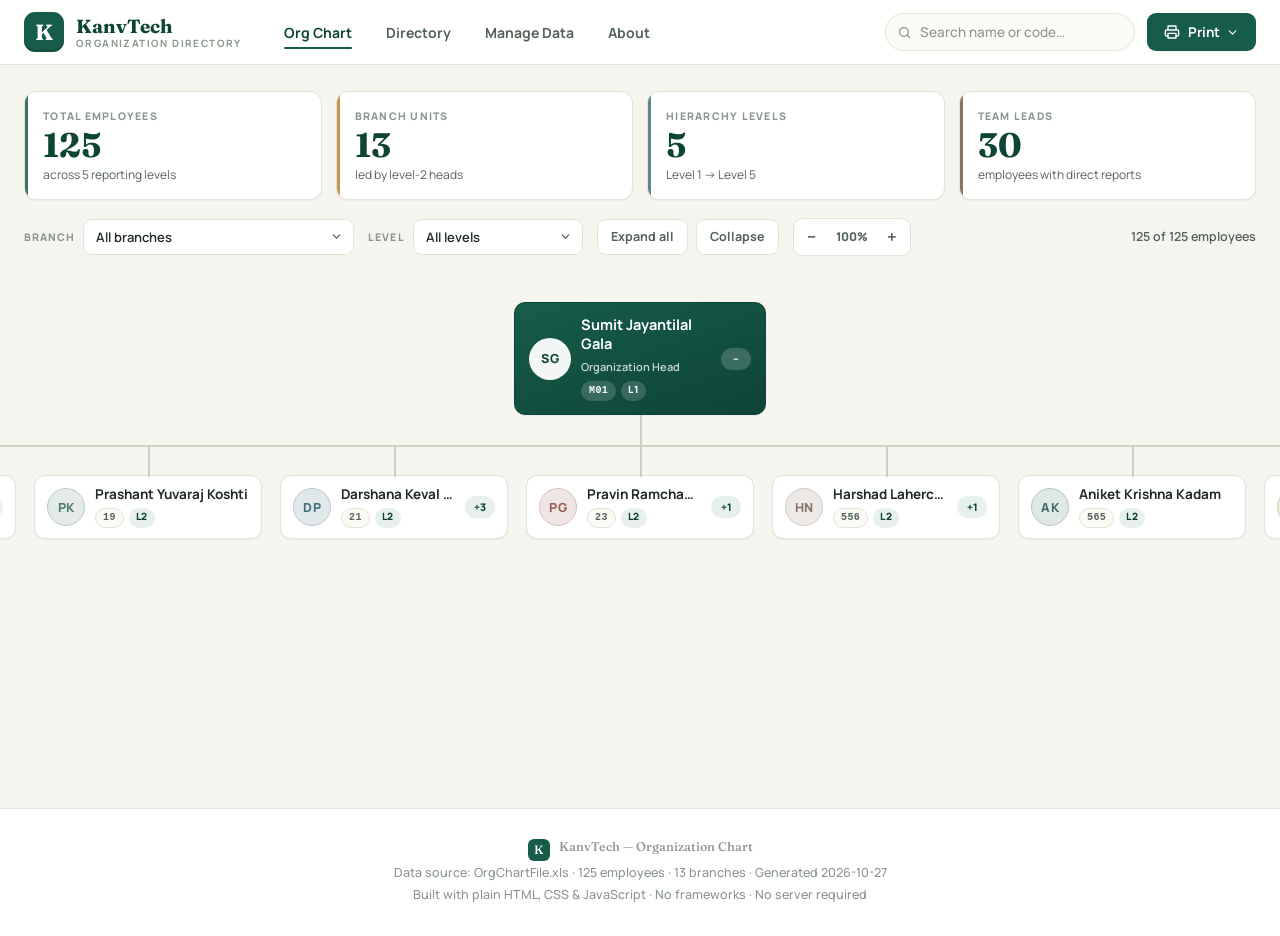
<file: index.html>
<!DOCTYPE html>
<html lang="en">
<head>
  <meta charset="UTF-8">
  <meta name="viewport" content="width=device-width, initial-scale=1.0">
  <meta name="description" content="KanvTech Organization Chart — interactive employee hierarchy with search, filters and printable profiles.">
  <meta name="theme-color" content="#175C4A">
  <title>KanvTech · Organization Chart</title>
  <link rel="canonical" href="https://kanvtechorgchart.netlify.app/">
  <!-- Open Graph: proper preview card when the link is shared on WhatsApp / chat apps -->
  <meta property="og:type" content="website">
  <meta property="og:site_name" content="KanvTech">
  <meta property="og:title" content="KanvTech · Organization Chart">
  <meta property="og:description" content="Search any employee, explore the full reporting hierarchy, view and print profiles.">
  <meta property="og:url" content="https://kanvtechorgchart.netlify.app/">
  <meta name="twitter:card" content="summary">
  <link rel="icon" href="data:image/svg+xml,%3Csvg xmlns='http://www.w3.org/2000/svg' viewBox='0 0 64 64'%3E%3Crect width='64' height='64' rx='14' fill='%23175C4A'/%3E%3Ctext x='32' y='44' font-family='Georgia,serif' font-size='34' font-weight='700' fill='white' text-anchor='middle'%3EK%3C/text%3E%3C/svg%3E">
  <link rel="preconnect" href="https://fonts.googleapis.com">
  <link rel="preconnect" href="https://fonts.gstatic.com" crossorigin>
  <link href="https://fonts.googleapis.com/css2?family=Fraunces:opsz,wght@9..144,500;9..144,600;9..144,700&family=Manrope:wght@400;500;600;700;800&display=swap" rel="stylesheet">
  <link rel="stylesheet" href="css/style.css">
</head>
<body>
  <a class="skip-link" href="#main">Skip to content</a>

  <div class="app">
    <!-- ============ TOP NAVIGATION ============ -->
    <header class="topbar">
      <div class="topbar-inner">
        <a class="brand" href="#" id="brandHome" aria-label="KanvTech home">
          <span class="brand-mark" aria-hidden="true">K</span>
          <span class="brand-text">
            <strong>KanvTech</strong>
            <small>Organization Directory</small>
          </span>
        </a>

        <nav class="mainnav" id="mainNav" aria-label="Primary">
          <button class="nav-link is-active" data-view="tree" type="button">Org Chart</button>
          <button class="nav-link" data-view="directory" type="button">Directory</button>
          <button class="nav-link" id="manageBtn" type="button">Manage Data</button>
          <button class="nav-link" id="aboutBtn" type="button">About</button>
        </nav>

        <div class="topbar-actions">
          <div class="searchbox">
            <svg class="ico" viewBox="0 0 24 24" aria-hidden="true"><circle cx="11" cy="11" r="7"/><path d="m20 20-3.8-3.8"/></svg>
            <input id="globalSearch" type="search" placeholder="Search name or code…" aria-label="Search employees by name or code" autocomplete="off">
            <span class="search-count" id="searchCount" hidden></span>
            <div class="search-results" id="searchResults" aria-label="Search results" hidden></div>
          </div>

          <div class="printmenu">
            <button class="btn btn-primary" id="printMenuBtn" type="button" aria-haspopup="true" aria-expanded="false">
              <svg class="ico" viewBox="0 0 24 24" aria-hidden="true"><path d="M6 9V3h12v6M6 18H4a2 2 0 0 1-2-2v-5a2 2 0 0 1 2-2h16a2 2 0 0 1 2 2v5a2 2 0 0 1-2 2h-2"/><rect x="6" y="14" width="12" height="7"/></svg>
              Print
              <svg class="ico caret" viewBox="0 0 24 24" aria-hidden="true"><path d="m6 9 6 6 6-6"/></svg>
            </button>
            <div class="printmenu-pop" id="printMenuPop" hidden>
              <button type="button" data-print="profile">Employee profile…</button>
              <button type="button" data-print="chart">Organization chart — all employees (1 page)</button>
              <button type="button" data-print="directory">Employee directory</button>
            </div>
          </div>

          <button class="burger" id="burgerBtn" type="button" aria-label="Open menu" aria-expanded="false">
            <span></span><span></span><span></span>
          </button>
        </div>
      </div>

      <!-- mobile dropdown -->
      <div class="mobile-menu" id="mobileMenu" hidden>
        <button class="nav-link is-active" data-view="tree" type="button">Org Chart</button>
        <button class="nav-link" data-view="directory" type="button">Directory</button>
        <button class="nav-link" id="manageBtnMobile" type="button">Manage Data</button>
        <button class="nav-link" id="aboutBtnMobile" type="button">About</button>
      </div>
    </header>

    <main id="main">
      <!-- ============ STATS STRIP ============ -->
      <section class="stats" aria-label="Organization statistics" id="statsStrip">
        <!-- filled by app.js -->
      </section>

      <!-- ============ TOOLBAR ============ -->
      <section class="toolbar" aria-label="Filters and tools">
        <label class="field">
          <span>Branch</span>
          <select id="branchFilter"><option value="">All branches</option></select>
        </label>

        <label class="field">
          <span>Level</span>
          <select id="levelFilter">
            <option value="">All levels</option>
            <option value="1">Level 1</option>
            <option value="2">Level 2</option>
            <option value="3">Level 3</option>
            <option value="4">Level 4</option>
            <option value="5">Level 5</option>
          </select>
        </label>

        <div class="tool-group tree-only">
          <button class="btn btn-ghost" id="expandAllBtn" type="button">Expand all</button>
          <button class="btn btn-ghost" id="collapseAllBtn" type="button">Collapse</button>
        </div>

        <div class="tool-group zoomer tree-only" role="group" aria-label="Zoom">
          <button id="zoomOutBtn" type="button" aria-label="Zoom out">−</button>
          <span id="zoomLevel" aria-live="polite">100%</span>
          <button id="zoomInBtn" type="button" aria-label="Zoom in">+</button>
        </div>

        <span class="toolbar-note" id="showingNote">125 of 125 employees</span>
        <button class="btn btn-ghost clear-filters" id="clearFiltersBtn" type="button" hidden>Clear filters</button>
      </section>

      <!-- ============ TREE VIEW ============ -->
      <section class="view" id="treeView" aria-label="Organization tree">
        <div class="tree-viewport" id="treeViewport">
          <div class="tree-scaler" id="treeScaler">
            <ul class="orgtree" id="orgTree" role="tree" aria-label="KanvTech hierarchy"><!-- built by app.js --></ul>
          </div>
        </div>
        <div class="empty-note" id="treeEmpty" hidden>No employees match your search or filters.</div>
      </section>

      <!-- ============ DIRECTORY VIEW ============ -->
      <section class="view" id="directoryView" aria-label="Employee directory" hidden>
        <div class="dir-actions">
          <button class="btn btn-ghost" id="copyTableBtn" type="button">
            <svg class="ico" viewBox="0 0 24 24" aria-hidden="true"><rect x="9" y="9" width="12" height="12" rx="2"/><path d="M5 15H4a2 2 0 0 1-2-2V4a2 2 0 0 1 2-2h9a2 2 0 0 1 2 2v1"/></svg>
            Copy for Excel
          </button>
          <button class="btn btn-ghost" id="csvBtn" type="button">
            <svg class="ico" viewBox="0 0 24 24" aria-hidden="true"><path d="M12 3v12m0 0 4-4m-4 4-4-4M4 17v2a2 2 0 0 0 2 2h12a2 2 0 0 0 2-2v-2"/></svg>
            Download CSV
          </button>
          <span class="dir-actions-note">All employees · rows &amp; columns · pastes straight into Excel</span>
        </div>
        <div class="table-wrap">
          <table class="dir-table" id="dirTable">
            <thead>
              <tr>
                <th scope="col" data-sort="id" class="col-code">Code</th>
                <th scope="col" data-sort="name">Employee Name</th>
                <th scope="col" data-sort="headName">Reports To</th>
                <th scope="col" data-sort="level" class="col-level">Level</th>
                <th scope="col" data-sort="branchName">Branch Lead</th>
                <th scope="col" data-sort="directReports" class="col-num">Direct Reports</th>
                <th scope="col" data-sort="teamSize" class="col-num">Team Size</th>
              </tr>
            </thead>
            <tbody id="dirBody"><!-- filled by app.js --></tbody>
          </table>
        </div>
        <p class="table-count" id="dirCount"></p>
      </section>
    </main>

    <!-- ============ FOOTER ============ -->
    <footer class="site-footer">
      <p class="foot-brand"><span aria-hidden="true">K</span> KanvTech — Organization Chart</p>
      <p id="footMeta">Data source: OrgChartFile.xls</p>
      <p>Built with plain HTML, CSS &amp; JavaScript · No frameworks · No server required</p>
    </footer>
  </div><!-- /.app -->

  <!-- ============ EMPLOYEE MODAL ============ -->
  <div class="modal-overlay" id="empModal" hidden>
    <div class="modal" role="dialog" aria-modal="true" aria-labelledby="empModalName">
      <button class="modal-close" id="empModalClose" type="button" aria-label="Close dialog">
        <svg class="ico" viewBox="0 0 24 24" aria-hidden="true"><path d="M18 6 6 18M6 6l12 12"/></svg>
      </button>
      <header class="modal-head" id="empModalHead"><!-- filled --></header>
      <dl class="detail-grid" id="empDetails"><!-- filled --></dl>
      <section class="modal-section">
        <h4>Reporting chain</h4>
        <ol class="chain-list" id="empChain"></ol>
      </section>
      <section class="modal-section" id="empReportsSection">
        <h4>Direct reports <span class="count-badge" id="empReportsCount">0</span></h4>
        <ul class="reports-list" id="empReports"></ul>
      </section>
      <footer class="modal-actions">
        <button class="btn btn-primary" id="printProfileBtn" type="button">
          <svg class="ico" viewBox="0 0 24 24" aria-hidden="true"><path d="M6 9V3h12v6M6 18H4a2 2 0 0 1-2-2v-5a2 2 0 0 1 2-2h16a2 2 0 0 1 2 2v5a2 2 0 0 1-2 2h-2"/><rect x="6" y="14" width="12" height="7"/></svg>
          Print Profile
        </button>
        <button class="btn btn-ghost" id="locateBtn" type="button">Locate in Chart</button>
      </footer>
    </div>
  </div>

  <!-- ============ ABOUT MODAL ============ -->
  <div class="modal-overlay" id="aboutModal" hidden>
    <div class="modal" role="dialog" aria-modal="true" aria-labelledby="aboutTitle">
      <button class="modal-close" id="aboutModalClose" type="button" aria-label="Close dialog">
        <svg class="ico" viewBox="0 0 24 24" aria-hidden="true"><path d="M18 6 6 18M6 6l12 12"/></svg>
      </button>
      <header class="modal-head about-head">
        <span class="brand-mark" aria-hidden="true">K</span>
        <div>
          <h3 id="aboutTitle" class="about-title">About this project</h3>
          <p class="about-sub">KanvTech · Assignment submission</p>
        </div>
      </header>
      <div class="about-body">
        <p>An interactive organization chart built from the official employee list
           (<code>OrgChartFile.xls</code>). It shows all <strong id="aboutTotal">125</strong> employees
           across <strong id="aboutLevels">5</strong> reporting levels, from the organization head down
           to every team member.</p>
        <h4>How to use</h4>
        <ol class="about-steps">
          <li><strong>Org Chart</strong> — the full reporting tree. Press a <em>+N</em> badge to open or close a team.</li>
          <li><strong>Click any employee</strong> — a profile opens with their details, reporting chain and direct reports.</li>
          <li><strong>Print Profile</strong> — a print preview opens showing the exact sheet; press
              <em>Send to Printer</em> and choose your physical printer — a real page comes out for filing.</li>
          <li><strong>Search &amp; filters</strong> — find people by name or code; partial works (try “sum”
              or “12”). Matches appear in a results list under the search bar <em>and</em> get highlighted,
              expanded and centered in the tree.</li>
          <li><strong>Print ▾</strong> — print the whole chart with every employee on a single
              page (the tree wraps into clean columns so the names stay readable), the full
              employee directory, or any single employee profile (search and pick the person).</li>
          <li><strong>Copy the data</strong> — Directory tab → <em>Copy for Excel</em> puts all employees
              on your clipboard as rows &amp; columns (paste straight into Excel), or press
              <em>Download CSV</em> to get an Excel-ready file. <em>Print ▾ → Employee directory</em>
              prints the complete data sheet — every employee, every column.</li>
          <li><strong>Manage Data</strong> — add, edit or remove employees right in the browser, or
              <em>Upload data file</em> to load an .xls / .csv / .json / data.js straight from the
              computer — the dashboard updates instantly. Changes save as a draft that survives
              refresh; <em>Export data.js</em> downloads the updated data file — replace
              <code>js/data.js</code> and push to publish for everyone.</li>
        </ol>
        <h4>Under the hood</h4>
        <p>Written in plain HTML, CSS and JavaScript — no frameworks and no backend server. The employee
           data is embedded in <code>js/data.js</code>, so the site loads instantly on any static host and
           also works offline from a local folder.</p>
      </div>
    </div>
  </div>

  <!-- ============ PRINT PREVIEW · send-to-printer station ============ -->
  <div class="modal-overlay" id="printPreview" hidden>
    <div class="pv-modal" role="dialog" aria-modal="true" aria-labelledby="pvTitle">
      <button class="modal-close pv-close" id="pvClose" type="button" aria-label="Close print preview">
        <svg class="ico" viewBox="0 0 24 24" aria-hidden="true"><path d="M18 6 6 18M6 6l12 12"/></svg>
      </button>
      <header class="pv-head">
        <h3 id="pvTitle">Print Preview</h3>
        <p class="pv-sub">This is exactly the sheet that will come out of the printer.</p>
      </header>
      <div class="pv-tip">
        <strong>To print on real paper:</strong> press <strong>Send to Printer</strong> → in the dialog
        that opens, set <strong>Destination</strong> to your physical printer (HP, Canon, Epson, office
        network printer…) → click <strong>Print</strong>. The paper comes out of the printer.
        “Save as PDF” is only the browser’s default destination — just switch it to your printer.
      </div>
      <div class="pv-stage">
        <div class="pv-paper" id="pvPaper"><!-- profile sheet injected by app.js --></div>
      </div>
      <p class="pv-meta">A4 · Portrait · Employee profile sheet</p>
      <footer class="pv-actions">
        <button class="btn btn-ghost" id="pvCancelBtn" type="button">Cancel</button>
        <button class="btn btn-primary" id="pvConfirmBtn" type="button">
          <svg class="ico" viewBox="0 0 24 24" aria-hidden="true"><path d="M6 9V3h12v6M6 18H4a2 2 0 0 1-2-2v-5a2 2 0 0 1 2-2h16a2 2 0 0 1 2 2v5a2 2 0 0 1-2 2h-2"/><rect x="6" y="14" width="12" height="7"/></svg>
          Send to Printer
        </button>
      </footer>
    </div>
  </div>

  <!-- ============ PRINT PICKER · choose an employee to print ============ -->
  <div class="modal-overlay" id="pickModal" hidden>
    <div class="modal pick-modal" role="dialog" aria-modal="true" aria-labelledby="pickTitle">
      <button class="modal-close" id="pickClose" type="button" aria-label="Close dialog">
        <svg class="ico" viewBox="0 0 24 24" aria-hidden="true"><path d="M18 6 6 18M6 6l12 12"/></svg>
      </button>
      <header class="pick-head">
        <h3 id="pickTitle">Print an employee profile</h3>
        <p class="pick-sub">Search by name or code — partial is fine (try “sum” or “12”).</p>
      </header>
      <div class="pick-search">
        <svg class="ico" viewBox="0 0 24 24" aria-hidden="true"><circle cx="11" cy="11" r="7"/><path d="m20 20-3.8-3.8"/></svg>
        <input id="pickSearch" type="search" placeholder="Search name or code…" autocomplete="off" aria-label="Search employee to print">
      </div>
      <p class="pick-count" id="pickCount" aria-live="polite"></p>
      <ul class="pick-list" id="pickList"><!-- filled by app.js --></ul>
    </div>
  </div>

  <!-- ============ MANAGE DATA · manual update panel ============ -->
  <div class="modal-overlay" id="adminModal" hidden>
    <div class="modal admin-modal" role="dialog" aria-modal="true" aria-labelledby="adminTitle">
      <button class="modal-close" id="adminClose" type="button" aria-label="Close dialog">
        <svg class="ico" viewBox="0 0 24 24" aria-hidden="true"><path d="M18 6 6 18M6 6l12 12"/></svg>
      </button>
      <header class="admin-head">
        <div>
          <h3 id="adminTitle">Manage Data</h3>
          <p class="admin-sub">Add, edit or remove employees — or <strong>upload a data file</strong>
             (.xlsx / .xls / .csv / .json / data.js) and the dashboard shows it instantly. Changes save as a
             draft in this browser — export the data file to publish them for everyone.</p>
        </div>
        <span class="admin-status" id="adminStatus">Original data</span>
      </header>
      <div class="admin-toolbar">
        <div class="pick-search admin-search">
          <svg class="ico" viewBox="0 0 24 24" aria-hidden="true"><circle cx="11" cy="11" r="7"/><path d="m20 20-3.8-3.8"/></svg>
          <input id="adminSearch" type="search" placeholder="Find an employee…" autocomplete="off" aria-label="Find employee to edit">
        </div>
        <button class="btn btn-ghost" id="adminAddBtn" type="button">+ Add employee</button>
        <button class="btn btn-ghost" id="adminUploadBtn" type="button">
          <svg class="ico" viewBox="0 0 24 24" aria-hidden="true"><path d="M12 21V9m0 0 4 4m-4-4-4 4M4 7V5a2 2 0 0 1 2-2h12a2 2 0 0 1 2 2v2"/></svg>
          Upload data file
        </button>
        <input type="file" id="adminFileInput" accept=".js,.json,.csv,.tsv,.xls,.xlsx,.htm,.html,.txt" hidden>
        <button class="btn btn-ghost" id="adminDiscardBtn" type="button" hidden>Discard draft</button>
        <button class="btn btn-primary" id="adminJsonBtn" type="button">
          <svg class="ico" viewBox="0 0 24 24" aria-hidden="true"><path d="M12 3v12m0 0 4-4m-4 4-4-4M4 17v2a2 2 0 0 0 2 2h12a2 2 0 0 0 2-2v-2"/></svg>
          Export data (JSON)
        </button>
      </div>
      <div class="admin-grid">
        <ul class="adm-list" id="adminList"><!-- filled by app.js --></ul>
        <form class="adm-form" id="adminForm" autocomplete="off">
          <p class="adm-form-title" id="admFormTitle">Add employee</p>
          <label class="adm-field"><span>Employee code</span>
            <input id="admCode" type="text" maxlength="12" placeholder="e.g. 126">
          </label>
          <label class="adm-field"><span>Full name</span>
            <input id="admName" type="text" maxlength="60" placeholder="First Last">
          </label>
          <div class="adm-row">
            <label class="adm-field"><span>Level</span>
              <select id="admLevel">
                <option value="2">Level 2</option>
                <option value="3" selected>Level 3</option>
                <option value="4">Level 4</option>
                <option value="5">Level 5</option>
              </select>
            </label>
            <label class="adm-field"><span>Reports to</span>
              <select id="admHead"><option value="">— select —</option></select>
            </label>
          </div>
          <label class="adm-field"><span>Branch</span>
            <select id="admBranch"><option value="">Inherit from manager</option></select>
          </label>
          <p class="adm-hint" id="admHint" aria-live="polite"></p>
          <div class="adm-actions">
            <button class="btn btn-primary" id="admSaveBtn" type="submit">Save change</button>
            <button class="btn btn-ghost" id="admDeleteBtn" type="button" hidden>Delete employee</button>
            <button class="btn btn-ghost" id="admCancelBtn" type="button">Clear</button>
          </div>
        </form>
      </div>
      <p class="adm-note" id="adminNote"><strong>How upload works:</strong> employees whose code already exists are updated,
        new codes are added — the tree, counters, search and directory refresh instantly, and everything is saved as a
        draft in this browser (it survives a refresh; <em>Discard draft</em> undoes it). Supported files:
        <strong>.xlsx</strong> (first sheet), .xls, .csv, .json — columns like
        <em>Employee Code, Employee Name, Head Code / Head Employee, Level</em>.
        <br><strong>To publish for everyone:</strong> <strong>Export data (JSON)</strong> → open the file in Notepad → on
        GitHub edit <code>js/data.js</code> → replace everything with <code>const ORG_DATA =</code> + the JSON contents +
        <code>;</code> → commit &amp; push. Netlify puts it live in ~30 seconds.</p>
    </div>
  </div>

  <!-- hidden containers used only when printing -->
  <div id="printProfile" aria-hidden="true"></div>

  <script src="js/data.js"></script>
  <script src="js/app.js"></script>
</body>
</html>
</file>
<file: css/style.css>
/* ==========================================================================
   KanvTech · Organization Chart
   Editorial-corporate theme: warm paper, forest green, ochre accents
   ========================================================================== */

:root {
  --bg: #F6F5F0;
  --surface: #FFFFFF;
  --surface-2: #FBFAF5;
  --ink: #1F2A24;
  --ink-2: #54635A;
  --ink-3: #8A968D;
  --green: #175C4A;
  --green-deep: #0E4436;
  --green-tint: #E7F0EC;
  --ochre: #B9832F;
  --ochre-tint: #F7EFDC;
  --line: #E5E3D8;
  --line-strong: #CDD1C2;
  --radius: 12px;
  --radius-sm: 8px;
  --shadow-1: 0 1px 2px rgba(31, 42, 36, .06);
  --shadow-2: 0 12px 32px -14px rgba(31, 42, 36, .22);
  --font-head: "Fraunces", Georgia, "Times New Roman", serif;
  --font-body: "Manrope", system-ui, -apple-system, "Segoe UI", Roboto, sans-serif;
  --topbar-h: 64px;
}

* { box-sizing: border-box; }

html { scroll-behavior: smooth; }

body {
  margin: 0;
  background: var(--bg);
  color: var(--ink);
  font-family: var(--font-body);
  font-size: 15px;
  line-height: 1.55;
  -webkit-font-smoothing: antialiased;
}

.app { min-height: 100vh; display: flex; flex-direction: column; }
main { flex: 1; }

h1, h2, h3, h4 { font-family: var(--font-head); font-weight: 600; margin: 0; }
button { font-family: inherit; }

.ico {
  width: 16px; height: 16px;
  fill: none; stroke: currentColor;
  stroke-width: 2; stroke-linecap: round; stroke-linejoin: round;
  flex: none;
}

.skip-link {
  position: absolute; left: -9999px; top: 0;
  background: var(--green); color: #fff;
  padding: 8px 14px; border-radius: 0 0 8px 0; z-index: 200;
}
.skip-link:focus { left: 0; }

:focus-visible { outline: 2px solid var(--green); outline-offset: 2px; border-radius: 4px; }

/* ==========================================================================
   Top navigation
   ========================================================================== */

.topbar {
  position: sticky; top: 0; z-index: 60;
  background: rgba(255, 255, 255, .92);
  backdrop-filter: blur(10px);
  -webkit-backdrop-filter: blur(10px);
  border-bottom: 1px solid var(--line);
}

.topbar-inner {
  max-width: 1440px; margin: 0 auto;
  height: var(--topbar-h);
  padding: 0 24px;
  display: flex; align-items: center; gap: 28px;
}

.brand { display: flex; align-items: center; gap: 12px; text-decoration: none; color: inherit; }

.brand-mark {
  width: 40px; height: 40px; flex: none;
  display: grid; place-items: center;
  background: var(--green); color: #fff;
  font-family: var(--font-head); font-size: 22px; font-weight: 700;
  border-radius: 11px;
  box-shadow: inset 0 -3px 0 rgba(0, 0, 0, .14);
}

.brand-text { display: flex; flex-direction: column; line-height: 1.2; }
.brand-text strong { font-family: var(--font-head); font-size: 19px; font-weight: 700; color: var(--green-deep); }
.brand-text small {
  font-size: 10px; font-weight: 700; letter-spacing: .14em;
  text-transform: uppercase; color: var(--ink-3);
}

.mainnav { display: flex; gap: 6px; margin-right: auto; }

.nav-link {
  appearance: none; border: 0; background: none; cursor: pointer;
  padding: 9px 14px; border-radius: 8px;
  font-size: 14px; font-weight: 700; color: var(--ink-2);
  position: relative; transition: color .15s, background .15s;
}
.nav-link:hover { color: var(--green-deep); background: var(--green-tint); }
.nav-link.is-active { color: var(--green-deep); }
.nav-link.is-active::after {
  content: ""; position: absolute; left: 14px; right: 14px; bottom: 2px;
  height: 2px; border-radius: 2px; background: var(--green);
}

.topbar-actions { display: flex; align-items: center; gap: 12px; }

.searchbox { position: relative; display: flex; align-items: center; }
.searchbox .ico {
  position: absolute; left: 12px; width: 15px; height: 15px;
  color: var(--ink-3); pointer-events: none;
}
.searchbox input {
  width: 250px; height: 38px;
  padding: 0 58px 0 34px;
  border: 1px solid var(--line); border-radius: 999px;
  background: var(--surface-2);
  font: 600 13.5px var(--font-body); color: var(--ink);
  transition: border-color .15s, box-shadow .15s, background .15s;
}
.searchbox input::placeholder { color: var(--ink-3); font-weight: 500; }
.searchbox input:focus {
  outline: none; background: #fff;
  border-color: var(--green);
  box-shadow: 0 0 0 3px var(--green-tint);
}
.searchbox input::-webkit-search-cancel-button { -webkit-appearance: none; }

.search-count {
  position: absolute; right: 10px;
  font-size: 11px; font-weight: 800; color: var(--green);
  background: var(--green-tint);
  padding: 2px 8px; border-radius: 999px;
  pointer-events: none;
}

/* buttons */
.btn {
  display: inline-flex; align-items: center; gap: 8px;
  height: 38px; padding: 0 16px;
  border-radius: 9px; border: 1px solid transparent;
  font-size: 13.5px; font-weight: 700; cursor: pointer;
  transition: background .15s, border-color .15s, transform .1s, box-shadow .15s;
  white-space: nowrap;
}
.btn:active { transform: translateY(1px); }
.btn-primary { background: var(--green); color: #fff; box-shadow: var(--shadow-1); }
.btn-primary:hover { background: var(--green-deep); }
.btn-primary .caret { width: 13px; height: 13px; margin-left: -2px; }
.btn-ghost {
  background: var(--surface); color: var(--ink-2);
  border-color: var(--line);
}
.btn-ghost:hover { color: var(--green-deep); border-color: var(--line-strong); background: var(--surface-2); }

/* print dropdown */
.printmenu { position: relative; }
.printmenu-pop {
  position: absolute; right: 0; top: calc(100% + 8px); min-width: 210px;
  background: var(--surface); border: 1px solid var(--line);
  border-radius: 10px; box-shadow: var(--shadow-2);
  padding: 6px; z-index: 70;
  animation: pop .16s ease-out;
}
.printmenu-pop button {
  display: block; width: 100%; text-align: left;
  appearance: none; border: 0; background: none; cursor: pointer;
  padding: 9px 12px; border-radius: 7px;
  font-size: 13.5px; font-weight: 600; color: var(--ink);
}
.printmenu-pop button:hover { background: var(--green-tint); color: var(--green-deep); }

@keyframes pop { from { opacity: 0; transform: translateY(-4px); } }

/* burger */
.burger {
  display: none;
  width: 40px; height: 40px; border-radius: 9px;
  border: 1px solid var(--line); background: var(--surface);
  cursor: pointer; padding: 10px 9px;
  flex-direction: column; justify-content: space-between;
}
.burger span { display: block; height: 2px; border-radius: 2px; background: var(--ink-2); }

.mobile-menu {
  display: none;
  border-top: 1px solid var(--line);
  padding: 10px 16px 14px;
  background: var(--surface);
}
.mobile-menu .nav-link { display: block; width: 100%; text-align: left; padding: 11px 12px; }

/* ==========================================================================
   Stats strip
   ========================================================================== */

.stats {
  max-width: 1440px; margin: 0 auto;
  padding: 26px 24px 6px;
  display: grid; grid-template-columns: repeat(auto-fit, minmax(200px, 1fr)); gap: 14px;
}

.stat-card {
  background: var(--surface);
  border: 1px solid var(--line); border-radius: var(--radius);
  padding: 16px 18px 14px;
  box-shadow: var(--shadow-1);
  position: relative; overflow: hidden;
}
.stat-card::before {
  content: ""; position: absolute; left: 0; top: 0; bottom: 0; width: 3px;
  background: var(--green); opacity: .85;
}
.stat-card:nth-child(2)::before { background: var(--ochre); }
.stat-card:nth-child(3)::before { background: #43707B; }
.stat-card:nth-child(4)::before { background: #7A5C43; }

.stat-label {
  font-size: 10.5px; font-weight: 800; letter-spacing: .12em;
  text-transform: uppercase; color: var(--ink-3);
}
.stat-value {
  font-family: var(--font-head);
  font-size: 34px; font-weight: 700; line-height: 1.15;
  color: var(--green-deep); margin-top: 2px;
}
.stat-sub { font-size: 12px; color: var(--ink-2); margin-top: 1px; }

/* ==========================================================================
   Toolbar (filters / zoom / expand)
   ========================================================================== */

.toolbar {
  position: sticky; top: var(--topbar-h); z-index: 50;
  max-width: 1440px; margin: 0 auto;
  padding: 12px 24px;
  display: flex; align-items: center; flex-wrap: wrap; gap: 10px 14px;
  background: rgba(246, 245, 240, .9);
  backdrop-filter: blur(8px);
  -webkit-backdrop-filter: blur(8px);
}

.field { display: flex; align-items: center; gap: 8px; }
.field > span {
  font-size: 10.5px; font-weight: 800; letter-spacing: .1em;
  text-transform: uppercase; color: var(--ink-3);
}
.field select {
  appearance: none; -webkit-appearance: none;
  height: 36px; min-width: 170px;
  padding: 0 32px 0 12px;
  border: 1px solid var(--line); border-radius: 9px;
  background: var(--surface) url("data:image/svg+xml,%3Csvg xmlns='http://www.w3.org/2000/svg' viewBox='0 0 24 24' fill='none' stroke='%2354635A' stroke-width='2.4' stroke-linecap='round'%3E%3Cpath d='m6 9 6 6 6-6'/%3E%3C/svg%3E") no-repeat right 10px center / 13px;
  font: 600 13px var(--font-body); color: var(--ink);
  cursor: pointer;
}
.field select:focus { outline: none; border-color: var(--green); box-shadow: 0 0 0 3px var(--green-tint); }

.tool-group { display: flex; align-items: center; gap: 8px; }
.tool-group .btn-ghost { height: 36px; padding: 0 13px; font-size: 12.5px; }

.zoomer {
  background: var(--surface); border: 1px solid var(--line);
  border-radius: 9px; padding: 3px; gap: 2px;
}
.zoomer button {
  width: 30px; height: 30px;
  border: 0; border-radius: 7px; background: none;
  font-size: 17px; font-weight: 700; color: var(--ink-2); cursor: pointer;
  line-height: 1;
}
.zoomer button:hover { background: var(--green-tint); color: var(--green-deep); }
.zoomer #zoomLevel {
  min-width: 46px; text-align: center;
  font-size: 12px; font-weight: 800; color: var(--ink-2);
}

.toolbar-note { font-size: 12.5px; font-weight: 600; color: var(--ink-2); margin-left: auto; }
.toolbar-note.filtered { color: var(--ochre); }
.clear-filters { height: 30px; padding: 0 12px; font-size: 12px; }

/* ==========================================================================
   Organization tree
   ========================================================================== */

#treeView { min-height: 60vh; }

.tree-viewport {
  overflow: auto;
  padding: 34px 24px 10px;
}

.tree-scaler {
  width: max-content;
  margin: 0 auto;
  transform-origin: top center;
  transition: transform .25s ease;
}

/* --- tree skeleton & connectors --- */
.orgtree, .orgtree ul {
  display: flex;
  justify-content: center;
  list-style: none;
  margin: 0; padding: 0;
}
.orgtree { padding: 0; }

.orgtree ul { padding-top: 30px; position: relative; }

/* vertical stem from a parent card down to its children row */
.orgtree ul::before {
  content: ""; position: absolute; top: 0; left: 50%;
  height: 30px; width: 0;
  border-left: 2px solid var(--line-strong);
}

.orgtree li {
  display: flex; flex-direction: column; align-items: center;
  position: relative;
  padding: 30px 9px 0;
}

/* horizontal rails + drop line on each child */
.orgtree li::before, .orgtree li::after {
  content: ""; position: absolute; top: 0; right: 50%;
  width: 50%; height: 30px;
  border-top: 2px solid var(--line-strong);
}
.orgtree li::after {
  right: auto; left: 50%;
  border-left: 2px solid var(--line-strong);
}
.orgtree li:only-child::before, .orgtree li:only-child::after { display: none; }
.orgtree li:first-child::before, .orgtree li:last-child::after { border-top: none; }
.orgtree li:last-child::before {
  border-right: 2px solid var(--line-strong);
  border-radius: 0 10px 0 0;
}
.orgtree li:first-child::after { border-radius: 10px 0 0 0; }

/* root has no connectors above */
.orgtree > li { padding-top: 0; }
.orgtree > li::before, .orgtree > li::after { display: none; }

/* collapsed subtree hidden */
li.collapsed > ul { display: none; }

/* --- node card --- */
.node-card {
  width: 228px;
  background: var(--surface);
  border: 1px solid var(--line);
  border-radius: 11px;
  box-shadow: var(--shadow-1);
  padding: 10px 12px;
  display: flex; align-items: center; gap: 10px;
  cursor: pointer; text-align: left;
  transition: box-shadow .18s, transform .18s, border-color .18s, opacity .25s, filter .25s;
  position: relative;
}
.node-card:hover {
  box-shadow: var(--shadow-2);
  transform: translateY(-2px);
  border-color: var(--line-strong);
}

.avatar {
  width: 38px; height: 38px; flex: none;
  display: grid; place-items: center;
  border-radius: 50%;
  font-size: 12.5px; font-weight: 800; letter-spacing: .02em;
  background: var(--bc, #58664F);
  color: var(--bc, #58664F);
  border: 1px solid color-mix(in srgb, var(--bc, #58664F) 38%, #ffffff);
}
@supports (background: color-mix(in srgb, red 10%, white)) {
  .avatar { background: color-mix(in srgb, var(--bc, #58664F) 16%, #ffffff); }
}

.card-main { min-width: 0; flex: 1; }
.card-name {
  display: block;
  font-size: 13.5px; font-weight: 700; line-height: 1.3;
  color: var(--ink);
  overflow: hidden; text-overflow: ellipsis; white-space: nowrap;
}
.card-name mark { background: var(--ochre-tint); color: inherit; border-radius: 3px; padding: 0 1px; }
.card-chips { display: flex; gap: 5px; margin-top: 4px; flex-wrap: wrap; }

.chip {
  font-size: 10px; font-weight: 800; letter-spacing: .04em;
  padding: 1.5px 7px; border-radius: 999px;
  white-space: nowrap;
}
.chip-code {
  font-family: ui-monospace, "SF Mono", Menlo, Consolas, monospace;
  font-weight: 700;
  color: var(--ink-2); background: var(--surface-2);
  border: 1px solid var(--line);
}
.chip-level { color: var(--green-deep); background: var(--green-tint); }
.chip-role { color: #fff; background: rgba(255, 255, 255, .18); }

/* expand/collapse badge */
.node-toggle {
  appearance: none; border: 1px solid transparent; cursor: pointer;
  flex: none;
  min-width: 30px; height: 22px; padding: 0 7px;
  border-radius: 999px;
  font-size: 10.5px; font-weight: 800;
  background: var(--green-tint); color: var(--green-deep);
  transition: background .15s, transform .15s;
}
.node-toggle:hover { background: var(--green); color: #fff; transform: scale(1.06); }

/* root card — scoped to the direct card only, so styles never leak
   into descendant cards nested inside the root's subtree */
li.node-root > .node-card {
  width: 252px;
  background: linear-gradient(160deg, var(--green) 0%, var(--green-deep) 100%);
  border-color: var(--green-deep);
  padding: 13px 14px;
}
li.node-root > .node-card .avatar {
  background: rgba(255, 255, 255, .95); color: var(--green-deep);
  border-color: transparent; width: 42px; height: 42px;
}
li.node-root > .node-card .card-name { color: #fff; font-size: 14.5px; white-space: normal; }
li.node-root > .node-card .card-sub { color: rgba(255, 255, 255, .78); font-size: 11px; font-weight: 600; }
li.node-root > .node-card .chip { background: rgba(255, 255, 255, .16); color: #fff; border-color: transparent; }
li.node-root > .node-card .node-toggle { background: rgba(255, 255, 255, .18); color: #fff; }
li.node-root > .node-card .node-toggle:hover { background: #fff; color: var(--green-deep); }

/* states */
.node.is-dim .node-card { opacity: .15; filter: grayscale(.7); }
.node.is-dim .node-toggle { opacity: .15; }
.node.is-match .node-card {
  border-color: var(--ochre);
  box-shadow: 0 0 0 3px var(--ochre-tint), var(--shadow-1);
  background: #FFFDF6;
}
.node.is-flash .node-card { animation: flash 1.1s ease-in-out 2; }

@keyframes flash {
  0%, 100% { box-shadow: 0 0 0 0 rgba(185, 131, 47, 0); }
  45% { box-shadow: 0 0 0 8px rgba(185, 131, 47, .35); }
}

.empty-note {
  text-align: center; padding: 70px 20px;
  color: var(--ink-3); font-weight: 600;
}

/* ==========================================================================
   Directory view
   ========================================================================== */

#directoryView { padding: 8px 24px 40px; }

.table-wrap {
  max-width: 1240px; margin: 0 auto;
  background: var(--surface);
  border: 1px solid var(--line); border-radius: var(--radius);
  box-shadow: var(--shadow-1);
  overflow-x: auto;
}

.dir-table { width: 100%; border-collapse: collapse; min-width: 780px; }

.dir-table thead th {
  position: sticky; top: 0; z-index: 5;
  background: var(--surface-2);
  font-size: 10.5px; font-weight: 800; letter-spacing: .1em; text-transform: uppercase;
  color: var(--ink-3);
  text-align: left;
  padding: 12px 16px;
  border-bottom: 1px solid var(--line);
  cursor: pointer; user-select: none; white-space: nowrap;
}
.dir-table thead th:hover { color: var(--green-deep); }
.dir-table thead th::after {
  content: "↕"; margin-left: 6px; font-size: 10px; opacity: .45;
}
.dir-table thead th.sorted-asc::after { content: "▲"; opacity: 1; color: var(--green); }
.dir-table thead th.sorted-desc::after { content: "▼"; opacity: 1; color: var(--green); }

.dir-table tbody td {
  padding: 10px 16px;
  border-top: 1px solid var(--line);
  font-size: 13.5px; color: var(--ink);
  white-space: nowrap;
}
.dir-table tbody td.td-code {
  font-family: ui-monospace, "SF Mono", Menlo, Consolas, monospace;
  font-size: 12.5px; font-weight: 700; color: var(--ink-2);
}
.dir-table tbody td.td-name { font-weight: 700; }
.dir-table tbody td.td-name .avatar.mini {
  display: inline-grid; vertical-align: middle;
  width: 26px; height: 26px; margin-right: 10px;
  font-size: 9.5px; border-radius: 50%;
  place-items: center;
}
.dir-table tbody td .b-dot {
  display: inline-block; width: 9px; height: 9px; border-radius: 3px;
  margin-right: 8px; vertical-align: baseline;
}
.dir-table tbody tr { cursor: pointer; transition: background .12s; }
.dir-table tbody tr:hover { background: var(--green-tint); }
.dir-table tbody tr:nth-child(even) { background: var(--surface-2); }
.dir-table tbody tr:nth-child(even):hover { background: var(--green-tint); }

.chip-level { font-size: 10px; }
td .num-strong { font-weight: 800; }

.table-count {
  max-width: 1240px; margin: 10px auto 0;
  font-size: 12.5px; color: var(--ink-3); font-weight: 600;
  text-align: right;
}

/* ==========================================================================
   Modals
   ========================================================================== */

.modal-overlay {
  position: fixed; inset: 0; z-index: 100;
  background: rgba(31, 42, 36, .48);
  backdrop-filter: blur(3px);
  -webkit-backdrop-filter: blur(3px);
  display: grid; place-items: center;
  padding: 20px;
  animation: fade .18s ease-out;
}
@keyframes fade { from { opacity: 0; } }

.modal {
  width: min(620px, 100%);
  max-height: min(86vh, 780px);
  overflow-y: auto;
  background: var(--surface);
  border-radius: 16px;
  box-shadow: var(--shadow-2);
  position: relative;
  animation: rise .26s cubic-bezier(.2, .9, .3, 1.2);
}
@keyframes rise { from { opacity: 0; transform: translateY(14px) scale(.985); } }

.modal-close {
  position: absolute; top: 14px; right: 14px; z-index: 5;
  width: 34px; height: 34px;
  display: grid; place-items: center;
  border-radius: 50%; border: 1px solid var(--line);
  background: var(--surface); color: var(--ink-2); cursor: pointer;
  transition: background .15s, color .15s;
}
.modal-close:hover { background: var(--green-tint); color: var(--green-deep); }

.modal-head {
  display: flex; align-items: center; gap: 15px;
  padding: 24px 56px 18px 26px;
  background: linear-gradient(180deg, var(--surface-2), var(--surface));
  border-bottom: 1px solid var(--line);
  border-radius: 16px 16px 0 0;
}
.modal-head .avatar.lg {
  width: 54px; height: 54px; font-size: 17px; border-radius: 16px;
}
.modal-head .m-name {
  font-family: var(--font-head); font-size: 22px; font-weight: 700;
  color: var(--green-deep); line-height: 1.2;
}
.modal-head .m-chips { display: flex; gap: 6px; margin-top: 7px; flex-wrap: wrap; }

.detail-grid {
  display: grid; grid-template-columns: 1fr 1fr;
  margin: 0; padding: 6px 0;
}
.detail-grid > div { padding: 12px 26px; border-bottom: 1px solid var(--line); }
.detail-grid dt {
  font-size: 10px; font-weight: 800; letter-spacing: .12em;
  text-transform: uppercase; color: var(--ink-3); margin: 0 0 3px;
}
.detail-grid dd { margin: 0; font-size: 14px; font-weight: 700; color: var(--ink); }
.detail-grid dd .linkish {
  color: var(--green); text-decoration: none; border-bottom: 1px dashed var(--green);
  cursor: pointer;
}
.detail-grid dd .linkish:hover { color: var(--green-deep); border-bottom-style: solid; }

.modal-section { padding: 16px 26px 4px; }
.modal-section h4 {
  font-family: var(--font-body);
  font-size: 10.5px; font-weight: 800; letter-spacing: .12em; text-transform: uppercase;
  color: var(--ink-3); margin-bottom: 10px;
  display: flex; align-items: center; gap: 8px;
}
.count-badge {
  font-size: 10.5px; color: var(--green-deep);
  background: var(--green-tint); border-radius: 999px; padding: 1px 8px;
}

.chain-list {
  list-style: none; margin: 0; padding: 0;
  display: flex; flex-wrap: wrap; align-items: center; gap: 6px;
}
.chain-list li { display: flex; align-items: center; gap: 6px; }
.chain-list li + li::before { content: "›"; color: var(--ink-3); font-weight: 700; }
.chain-link {
  border: 1px solid var(--line); background: var(--surface-2);
  padding: 4px 10px; border-radius: 999px;
  font-size: 12px; font-weight: 700; color: var(--ink-2); cursor: pointer;
  transition: all .15s;
}
.chain-link:hover { border-color: var(--green); color: var(--green-deep); background: var(--green-tint); }
.chain-self {
  padding: 4px 10px; border-radius: 999px;
  font-size: 12px; font-weight: 800;
  background: var(--green); color: #fff;
}

.reports-list {
  list-style: none; margin: 0 0 8px; padding: 0;
  display: grid; grid-template-columns: 1fr 1fr; gap: 4px 14px;
}
.reports-list button {
  display: flex; align-items: center; gap: 9px; width: 100%;
  appearance: none; border: 0; background: none; cursor: pointer;
  padding: 6px 8px; border-radius: 8px; text-align: left;
  transition: background .12s;
}
.reports-list button:hover { background: var(--green-tint); }
.reports-list .avatar.mini {
  width: 26px; height: 26px; font-size: 9.5px; border-radius: 50%;
  display: grid; place-items: center; flex: none;
}
.reports-list .r-name {
  font-size: 12.5px; font-weight: 700; color: var(--ink);
  overflow: hidden; text-overflow: ellipsis; white-space: nowrap;
}
.reports-list .r-code {
  font-size: 10.5px; color: var(--ink-3); font-weight: 600;
  font-family: ui-monospace, Menlo, Consolas, monospace;
}

.modal-actions {
  display: flex; gap: 10px;
  padding: 18px 26px 22px;
  border-top: 1px solid var(--line);
  margin-top: 14px;
  position: sticky; bottom: 0;
  background: var(--surface);
}

/* about modal */
.about-head { align-items: center; }
.about-title { font-size: 21px; color: var(--green-deep); }
.about-sub { margin: 2px 0 0; font-size: 12px; font-weight: 700; letter-spacing: .08em; text-transform: uppercase; color: var(--ink-3); }
.about-body { padding: 18px 26px 26px; font-size: 14px; color: var(--ink-2); }
.about-body p { margin: 0 0 14px; }
.about-body h4 {
  font-family: var(--font-body);
  font-size: 10.5px; font-weight: 800; letter-spacing: .12em; text-transform: uppercase;
  color: var(--ink-3); margin: 18px 0 8px;
}
.about-body code {
  font-family: ui-monospace, Menlo, Consolas, monospace; font-size: 12px;
  background: var(--surface-2); border: 1px solid var(--line);
  padding: 1px 6px; border-radius: 6px; color: var(--green-deep);
}
.about-steps { margin: 0; padding-left: 20px; display: grid; gap: 7px; }
.about-steps li::marker { color: var(--green); font-weight: 800; }

/* ==========================================================================
   Footer
   ========================================================================== */

.site-footer {
  border-top: 1px solid var(--line);
  background: var(--surface);
  padding: 26px 24px 30px;
  text-align: center;
}
.foot-brand {
  font-family: var(--font-head); font-size: 15.5px; font-weight: 700;
  color: var(--green-deep); margin: 0 0 6px;
}
.foot-brand span {
  display: inline-grid; place-items: center;
  width: 22px; height: 22px; border-radius: 6px;
  background: var(--green); color: #fff;
  font-size: 12px; margin-right: 6px; vertical-align: -3px;
}
.site-footer p { margin: 2px 0; font-size: 12.5px; color: var(--ink-3); font-weight: 500; }

/* ==========================================================================
   Employee profile sheet — ONE set of styles shared by BOTH the on-screen
   print preview (#pvPaper) and the actual printed page (#printProfile).
   ========================================================================== */

.pp-head {
  display: flex; justify-content: space-between; align-items: center;
  border-bottom: 3px solid var(--green);
  padding-bottom: 12px; margin-bottom: 18px;
}
.pp-brand { display: flex; align-items: center; gap: 10px; }
.pp-mark {
  width: 34px; height: 34px; border-radius: 9px;
  display: grid; place-items: center;
  background: var(--green); color: #fff;
  font-family: var(--font-head); font-size: 19px; font-weight: 700;
}
.pp-brand strong { font-family: var(--font-head); font-size: 17px; color: var(--green-deep); display: block; }
.pp-brand small { font-size: 9px; font-weight: 800; letter-spacing: .14em; text-transform: uppercase; color: var(--ink-3); }
.pp-doc { text-align: right; font-size: 13px; font-weight: 800; color: var(--green-deep); }
.pp-doc small { display: block; font-size: 9.5px; font-weight: 600; color: var(--ink-3); }

.pp-id { display: flex; align-items: center; gap: 14px; margin-bottom: 16px; }
.pp-avatar {
  width: 56px; height: 56px; border-radius: 50%;
  display: grid; place-items: center;
  background: var(--green-tint); color: var(--green-deep);
  border: 1.5px solid var(--green);
  font-size: 18px; font-weight: 800;
}
.pp-id h2 { font-size: 23px; color: var(--ink); }
.pp-sub { margin: 3px 0 0; font-size: 12px; color: var(--ink-2); font-weight: 600; }

.pp-table { width: 100%; border-collapse: collapse; margin-bottom: 18px; }
.pp-table th, .pp-table td {
  border: 1px solid var(--line-strong);
  padding: 8px 12px; text-align: left; font-size: 12px;
}
.pp-table th {
  width: 17%;
  background: var(--surface-2);
  font-size: 9.5px; font-weight: 800; letter-spacing: .1em; text-transform: uppercase;
  color: var(--ink-2);
}
.pp-table td { font-weight: 700; color: var(--ink); }

.pp-block { margin-bottom: 16px; }
.pp-block h4 {
  font-family: var(--font-body);
  font-size: 10px; font-weight: 800; letter-spacing: .12em; text-transform: uppercase;
  color: var(--ink-3);
  border-bottom: 1px solid var(--line-strong);
  padding-bottom: 5px; margin: 0 0 8px;
}
.pp-chain-line { font-size: 12.5px; font-weight: 600; color: var(--ink); margin: 0; }
.pp-chain-line .sep { color: var(--ochre); font-weight: 800; margin: 0 4px; }
.pp-reports { columns: 3; column-gap: 24px; margin: 0; padding-left: 18px; }
.pp-reports li { font-size: 11.5px; font-weight: 600; color: var(--ink); break-inside: avoid; margin-bottom: 3px; }
.pp-reports li span { color: var(--ink-3); font-family: ui-monospace, Menlo, Consolas, monospace; font-size: 10px; }

.pp-foot {
  margin-top: 22px; padding-top: 10px;
  border-top: 1px solid var(--line-strong);
  font-size: 9.5px; color: var(--ink-3);
  display: flex; justify-content: space-between;
}

/* ==========================================================================
   Print preview · send-to-printer station
   ========================================================================== */

#printPreview { z-index: 120; }
.pv-modal {
  position: relative;
  width: min(700px, 94vw);
  max-height: 92vh;
  overflow: auto;
  background: var(--surface);
  border-radius: 18px;
  box-shadow: 0 24px 70px rgba(14, 30, 22, .35);
  padding: 24px 26px 22px;
}
.pv-head h3 { font-size: 21px; color: var(--green-deep); }
.pv-sub { margin: 3px 0 0; font-size: 12.5px; font-weight: 600; color: var(--ink-2); }
.pv-tip {
  margin-top: 14px;
  background: var(--ochre-tint);
  border: 1px solid #E8D8B4;
  border-radius: 10px;
  padding: 10px 14px;
  font-size: 12.5px;
  line-height: 1.6;
  color: #6A5320;
}
.pv-tip strong { color: #4E3D12; }
.pv-stage {
  margin-top: 14px;
  background: var(--surface-2);
  border: 1px solid var(--line);
  border-radius: 12px;
  padding: 20px;
  display: flex;
  justify-content: center;
  max-height: 50vh;
  overflow: auto;
}
.pv-paper {
  width: 100%;
  max-width: 540px;
  flex: 0 0 auto;
  background: #fff;
  border: 1px solid var(--line-strong);
  border-radius: 4px;
  box-shadow: 0 12px 34px rgba(14, 30, 22, .16);
  padding: 24px 26px;
}
.pv-meta {
  margin: 10px 0 0;
  text-align: center;
  font-size: 10.5px;
  font-weight: 800;
  letter-spacing: .12em;
  text-transform: uppercase;
  color: var(--ink-3);
}
.pv-actions {
  margin-top: 14px;
  display: flex;
  justify-content: flex-end;
  gap: 10px;
  flex-wrap: wrap;
}
.pv-close { top: 16px; right: 16px; }

/* ==========================================================================
   Print styles
   ========================================================================== */

#printProfile { display: none; }

@media print {
  body { background: #fff; -webkit-print-color-adjust: exact; print-color-adjust: exact; }

  /* ---- employee profile (the sheet itself is styled once, globally, above) ---- */
  body.print-profile .app,
  body.print-profile .modal-overlay { display: none !important; }
  body.print-profile #printProfile { display: block; }

  /* ---- full chart: the whole org on ONE A4 landscape page ----
     The sheet is built at print time by app.js into .pt-host (root banner +
     balanced columns of branch sub-trees). Everything else hides. */
  body.print-chart .app,
  body.print-chart .modal-overlay,
  body.print-chart #printProfile { display: none !important; }
  body.print-chart .pt-host { position: static; }

  /* ---- directory ---- */
  body.print-directory .topbar,
  body.print-directory .stats,
  body.print-directory .toolbar,
  body.print-directory .site-footer,
  body.print-directory .empty-note,
  body.print-directory .table-count,
  body.print-directory .modal-overlay { display: none !important; }
  body.print-directory #directoryView { padding: 0; }
  body.print-directory .table-wrap { border: none; box-shadow: none; max-width: none; overflow: visible; }
  body.print-directory .dir-table { min-width: 0; font-size: 10.5pt; }
  body.print-directory .dir-table thead th { position: static; background: var(--surface-2) !important; }
  body.print-directory .dir-table thead th::after { content: ""; }
  body.print-directory .dir-table tbody tr { break-inside: avoid; }
}

/* ==========================================================================
   Responsive
   ========================================================================== */

@media (max-width: 1020px) {
  .searchbox input { width: 190px; }
  .mainnav { gap: 2px; }
  .topbar-inner { gap: 14px; }
}

@media (max-width: 880px) {
  .topbar-inner { height: auto; flex-wrap: wrap; padding: 10px 16px; row-gap: 10px; }
  .mainnav, .topbar-actions .printmenu { display: none; }
  .burger { display: flex; }
  .mobile-menu { display: block; }
  .mobile-menu[hidden] { display: none; }
  .topbar-actions { margin-left: auto; }
  .searchbox { flex: 1 1 100%; order: 3; }
  .searchbox input { width: 100%; }

  .stats { padding: 18px 16px 4px; grid-template-columns: repeat(auto-fit, minmax(150px, 1fr)); }
  .toolbar { top: 0; position: static; padding: 10px 16px; }
  .field select { min-width: 140px; }
  .toolbar-note { margin-left: 0; width: 100%; }

  .tree-viewport { padding: 22px 10px 10px; }
  .node-card { width: 196px; }
  .node-root .node-card { width: 216px; }

  #directoryView { padding: 8px 12px 30px; }
  .detail-grid { grid-template-columns: 1fr; }
  .detail-grid > div { padding: 11px 20px; }
  .reports-list { grid-template-columns: 1fr; }
  .modal-head { padding: 20px 52px 14px 20px; }
  .modal-section { padding: 14px 20px 4px; }
  .modal-actions { padding: 14px 20px 18px; flex-wrap: wrap; }

  .pv-modal { padding: 18px 16px 16px; }
  .pv-stage { padding: 12px; max-height: 46vh; }
  .pv-paper { padding: 16px 14px; }
  .pv-actions .btn { flex: 1 1 auto; }
}

/* ==========================================================================
   State guards & refinements
   ========================================================================== */

.modal-overlay[hidden] { display: none; }
#treeView[hidden], #directoryView[hidden] { display: none; }
.btn[hidden] { display: none; }
body:not([data-view="tree"]) .tree-only { display: none; }

li.node-root > .node-card .card-name mark { color: var(--green-deep); }

/* desktop: release horizontal scroll container so the sticky header
   can pin to the viewport instead of the wrapper */
@media (min-width: 900px) {
  .table-wrap { overflow: visible; }
  .dir-table thead th { top: var(--topbar-h); }
}

/* ==========================================================================
   SEARCH RESULTS PANEL + PRINT PICKER · v2
   ========================================================================== */

.search-results {
  position: absolute; top: calc(100% + 10px); right: 0;
  width: 360px; max-width: calc(100vw - 24px);
  max-height: min(400px, 62vh); overflow-y: auto;
  background: var(--surface); border: 1px solid var(--line);
  border-radius: 12px; box-shadow: var(--shadow-2);
  z-index: 90; padding: 6px;
  animation: pop .16s ease-out;
}
.search-results[hidden] { display: none; }
.sr-head {
  padding: 7px 10px 6px; font-size: 10.5px; font-weight: 800;
  letter-spacing: .06em; text-transform: uppercase; color: var(--ink-3);
  border-bottom: 1px solid var(--line); margin-bottom: 4px;
}
.sr-item {
  display: flex; align-items: center; gap: 10px;
  padding: 8px 10px; border-radius: 9px; cursor: pointer;
}
.sr-item:hover, .sr-item:focus-visible { background: var(--green-tint); outline: none; }
.sr-main { flex: 1; min-width: 0; display: flex; flex-direction: column; gap: 1px; }
.sr-name {
  font-size: 13.5px; font-weight: 700; color: var(--ink);
  white-space: nowrap; overflow: hidden; text-overflow: ellipsis;
}
.sr-name mark { background: var(--ochre-tint); border-radius: 3px; padding: 0 1px; }
.sr-meta {
  font-size: 11.5px; font-weight: 600; color: var(--ink-3);
  white-space: nowrap; overflow: hidden; text-overflow: ellipsis;
}
.sr-actions { display: flex; gap: 6px; flex: none; }
.sr-btn {
  width: 30px; height: 30px; display: grid; place-items: center;
  border: 1px solid var(--line); border-radius: 8px; background: var(--surface-2);
  color: var(--ink-2); cursor: pointer; transition: all .15s;
}
.sr-btn .ico { width: 14px; height: 14px; }
.sr-btn:hover { border-color: var(--green); color: var(--green-deep); background: #fff; }
.sr-btn-print:hover { background: var(--green); color: #fff; border-color: var(--green); }
.sr-empty { padding: 14px 12px; font-size: 13px; font-weight: 600; color: var(--ink-3); }

/* stronger emphasis for matched cards in the tree */
.node.is-match .node-card {
  border-color: var(--ochre);
  box-shadow: 0 0 0 3px var(--ochre-tint), 0 0 0 1px var(--ochre), var(--shadow-1);
  background: #FFFDF6;
}

/* ---- print picker modal (Print ▸ Employee profile…) ---- */
.pick-modal { width: min(540px, 100%); }
.pick-head { margin-bottom: 14px; padding-right: 40px; }
.pick-head h3 { font-family: var(--font-head); font-size: 22px; font-weight: 600; margin: 0; color: var(--ink); }
.pick-sub { margin: 5px 0 0; font-size: 13px; color: var(--ink-3); font-weight: 600; }
.pick-search { position: relative; display: flex; align-items: center; margin-bottom: 8px; }
.pick-search .ico {
  position: absolute; left: 12px; width: 15px; height: 15px;
  color: var(--ink-3); pointer-events: none;
}
.pick-search input {
  width: 100%; height: 40px; padding: 0 14px 0 34px;
  border: 1px solid var(--line); border-radius: 10px;
  background: var(--surface-2);
  font: 600 13.5px var(--font-body); color: var(--ink);
  transition: border-color .15s, box-shadow .15s, background .15s;
}
.pick-search input::placeholder { color: var(--ink-3); font-weight: 500; }
.pick-search input:focus {
  outline: none; background: #fff; border-color: var(--green);
  box-shadow: 0 0 0 3px var(--green-tint);
}
.pick-count { font-size: 11.5px; font-weight: 700; color: var(--ink-3); margin: 0 0 8px 2px; }
.pick-list {
  list-style: none; margin: 0; padding: 0;
  max-height: 46vh; overflow-y: auto; border-top: 1px solid var(--line);
}
.pick-item {
  display: flex; align-items: center; gap: 10px; width: 100%;
  padding: 9px 10px; border: 0; background: none; cursor: pointer;
  text-align: left; border-bottom: 1px solid var(--line);
  font-family: var(--font-body);
}
.pick-item:last-child { border-bottom: 0; }
.pick-item:hover, .pick-item:focus-visible { background: var(--green-tint); outline: none; }
.pick-main { flex: 1; min-width: 0; display: flex; flex-direction: column; gap: 1px; }
.pick-name {
  font-size: 13.5px; font-weight: 700; color: var(--ink);
  white-space: nowrap; overflow: hidden; text-overflow: ellipsis;
}
.pick-name mark { background: var(--ochre-tint); border-radius: 3px; padding: 0 1px; }
.pick-meta {
  font-size: 11.5px; font-weight: 600; color: var(--ink-3);
  white-space: nowrap; overflow: hidden; text-overflow: ellipsis;
}
.pick-go {
  flex: none; display: inline-flex; align-items: center; gap: 6px;
  font-size: 12px; font-weight: 800; color: var(--green);
}
.pick-go .ico { width: 14px; height: 14px; }

@media (max-width: 880px) {
  .search-results { width: 100%; }
}

/* root card stays dark green when matched (white text must stay readable) */
li.node-root.is-match .node-card { background: var(--green); }

/* ==========================================================================
   MANAGE DATA · manual update panel
   ========================================================================== */

.admin-modal { width: min(880px, 94vw); }

.admin-head {
  display: flex; justify-content: space-between; align-items: flex-start;
  gap: 16px; padding: 4px 52px 14px 8px; border-bottom: 1px solid var(--line);
}
.admin-head h3 { margin: 0; font-family: var(--font-display, inherit); font-size: 24px; color: var(--ink); }
.admin-sub { margin: 4px 0 0; font-size: 13.5px; color: var(--ink-3); max-width: 52ch; }
.admin-status {
  flex: none; font-size: 12px; font-weight: 800; padding: 6px 11px;
  border-radius: 999px; background: var(--surface-2); border: 1px solid var(--line);
  color: var(--ink-3); white-space: nowrap;
}
.admin-status.has-draft { background: var(--ochre-tint); border-color: transparent; color: #7a5410; }

.admin-toolbar {
  display: flex; align-items: center; gap: 10px;
  flex-wrap: wrap; padding: 12px 8px 10px;
}
.admin-search { flex: 1 1 220px; margin-bottom: 0; }

.admin-grid {
  display: grid; grid-template-columns: 300px 1fr; gap: 14px;
  padding: 2px 8px 8px;
}

.adm-list {
  list-style: none; margin: 0; padding: 0; overflow: auto;
  max-height: 46vh; border: 1px solid var(--line);
  border-radius: 12px; background: var(--surface, #fff);
}
.adm-item {
  display: flex; align-items: center; gap: 10px; width: 100%;
  padding: 9px 12px; background: none; border: 0;
  border-bottom: 1px solid var(--line); cursor: pointer; text-align: left;
  font: inherit;
}
.adm-item:last-child { border-bottom: 0; }
.adm-item:hover { background: var(--surface-2); }
.adm-item.is-sel { background: var(--green-tint); }
.adm-main { display: flex; flex-direction: column; min-width: 0; }
.adm-name {
  font-size: 13.5px; font-weight: 700; color: var(--ink);
  white-space: nowrap; overflow: hidden; text-overflow: ellipsis;
}
.adm-new {
  font-style: normal; font-size: 10px; font-weight: 800; letter-spacing: .4px;
  text-transform: uppercase; color: var(--green-deep); background: var(--green-tint);
  padding: 1px 6px; border-radius: 99px; margin-left: 4px; vertical-align: 1px;
}
.adm-meta {
  font-size: 11.5px; font-weight: 600; color: var(--ink-3);
  white-space: nowrap; overflow: hidden; text-overflow: ellipsis;
}

.adm-form {
  border: 1px solid var(--line); border-radius: 12px;
  padding: 14px 16px 16px; background: var(--surface, #fff);
  display: flex; flex-direction: column; gap: 10px;
  overflow: auto; max-height: 46vh; margin: 0;
}
.adm-form-title { margin: 0 0 2px; font-size: 15px; font-weight: 800; color: var(--ink); }
.adm-field { display: flex; flex-direction: column; gap: 4px; }
.adm-field > span { font-size: 11.5px; font-weight: 800; letter-spacing: .3px; color: var(--ink-3); text-transform: uppercase; }
.adm-field input, .adm-field select {
  height: 38px; border: 1px solid var(--line); border-radius: 9px;
  padding: 0 10px; font: inherit; font-size: 13.5px; font-weight: 600;
  color: var(--ink); background: #fff; min-width: 0;
}
.adm-field input:focus, .adm-field select:focus { outline: 2px solid var(--green-tint); border-color: var(--green); }
.adm-field input:disabled, .adm-field select:disabled { background: var(--surface-2); color: var(--ink-3); }
.adm-row { display: grid; grid-template-columns: 130px 1fr; gap: 10px; }

.adm-hint { margin: 0; min-height: 17px; font-size: 12.5px; color: var(--ink-3); }
.adm-hint.err { color: #b3372f; font-weight: 700; }
.adm-hint.ok { color: var(--green-deep); font-weight: 700; }

.adm-actions { display: flex; align-items: center; gap: 8px; flex-wrap: wrap; margin-top: 2px; }

.adm-note {
  margin: 10px 8px 0; padding: 10px 12px; border-radius: 10px;
  background: var(--surface-2); font-size: 12.5px; color: var(--ink-2); line-height: 1.55;
}
.adm-note code { background: #fff; border: 1px solid var(--line); border-radius: 5px; padding: 1px 5px; font-size: 11.5px; }

@media (max-width: 880px) {
  .admin-grid { grid-template-columns: 1fr; }
  .adm-list { max-height: 28vh; }
  .adm-form { max-height: none; }
  .admin-status { white-space: normal; text-align: right; }
}
@media (max-width: 480px) {
  .adm-row { grid-template-columns: 1fr; }
}

/* ==========================================================================
   DIRECTORY EXPORT · Copy for Excel + Download CSV — v3
   ========================================================================== */

.dir-actions {
  display: flex; align-items: center; gap: 8px; flex-wrap: wrap;
  margin: 0 0 12px;
}
.dir-actions .btn strong { font-weight: 800; }
.dir-actions-note { font-size: 12.5px; color: var(--ink-3); }

@media print {
  body.print-directory .dir-actions { display: none !important; }
}

/* ==========================================================================
   ONE-PAGE CHART PRINT (body.print-chart) — built at print time by app.js
   into .pt-host. Root banner on top, then the tree wrapped into balanced
   columns: every employee is one compact row with elbow connector lines,
   ~27 rows per column → ≈8pt type. All 125 people, one A4 landscape sheet.
   On screen the host lives off-canvas so it can be measured; in print it
   becomes the page itself.
   ========================================================================== */

.pt-host {
  position: fixed; left: -9999px; top: 0; z-index: -1;
}

.pt-tree {
  width: max-content; background: #fff; color: #1c2b26;
  font-family: Manrope, sans-serif;
  transform: scale(var(--print-fit, 1)); transform-origin: top left;
  -webkit-print-color-adjust: exact; print-color-adjust: exact;
}

/* root banner + spine that feeds the columns */
.pt-top {
  display: flex; align-items: center; gap: 12px;
  position: relative; padding-bottom: 8px; margin-right: 8px;
}
.pt-top::after {
  content: ""; position: absolute; left: 22px; bottom: 0;
  width: 1.4px; height: 9px; background: #8fa39a;
}
.pt-root-card {
  display: flex; align-items: center; gap: 9px;
  background: #175C4A; color: #fff;
  border-radius: 7px; padding: 7px 14px 7px 8px;
}
.pt-root-mark {
  width: 24px; height: 24px; border-radius: 6px; flex: none;
  background: #fff; color: #175C4A;
  display: flex; align-items: center; justify-content: center;
  font-weight: 800; font-size: 13px;
}
.pt-root-txt strong { display: block; font-size: 13px; line-height: 1.2; }
.pt-root-txt small { display: block; font-size: 8.5px; opacity: .82; letter-spacing: .02em; }
.pt-note {
  margin-left: auto; text-align: right;
  font-size: 8.5px; line-height: 1.55; color: #636055;
}

/* columns under the spine */
.pt-cols {
  display: flex; align-items: flex-start; gap: 10px;
  position: relative; padding-top: 8px;
}
.pt-cols::before {
  content: ""; position: absolute; top: 0; left: 6px; right: 6px;
  height: 1.4px; background: #8fa39a;
}
.pt-col { flex: 1 0 auto; position: relative; }
.pt-col::before {
  content: ""; position: absolute; top: -8px; left: 10px;
  width: 1.4px; height: 8px; background: #8fa39a;
}

/* branch sections + compact one-line cards */
.pt-branch { margin-bottom: 10px; }
.pt-card {
  display: flex; align-items: baseline; gap: 4px; max-width: 100%;
  background: #fff; border: 1px solid #d9d5c7; border-radius: 4px;
  padding: 2px 6px;
  font-size: 9.5px; line-height: 1.25;
  white-space: nowrap;
}
.pt-name { overflow: hidden; text-overflow: ellipsis; }
.pt-code { color: #8d897b; font-size: 8px; flex: none; }
.pt-mgr { border-left: 3px solid var(--bc, #175C4A); }
.pt-mgr .pt-name { font-weight: 700; }
.pt-head-card {
  border-left: 4px solid var(--bc, #175C4A);
  background: #f2efe4; border-radius: 4px;
  font-size: 10.5px; font-weight: 700; padding: 3px 7px;
}
.pt-head-card .pt-code { color: #55524a; font-weight: 600; }
.pt-cont {
  margin-left: auto; flex: none;
  font-weight: 500; font-size: 7.5px; color: #8d897b;
  border: 1px solid #d9d5c7; border-radius: 3px; padding: 0 4px;
}

/* elbow connector lines (rail on the left, stub into each card) */
.pt-ul { list-style: none; margin: 3px 0 0; padding: 0 0 0 12px; }
.pt-branch > .pt-ul { margin-top: 4px; }
.pt-li { position: relative; margin: 0 0 5px; }
.pt-li::before {
  content: ""; position: absolute; left: -12px; top: 9px;
  width: 10px; height: 1.3px; background: #b9b4a3;
}
.pt-li::after {
  content: ""; position: absolute; left: -12.7px; top: -4px;
  width: 1.3px; height: calc(100% + 9px); background: #b9b4a3;
}
.pt-li:last-child::after { height: 14px; }
</file>
